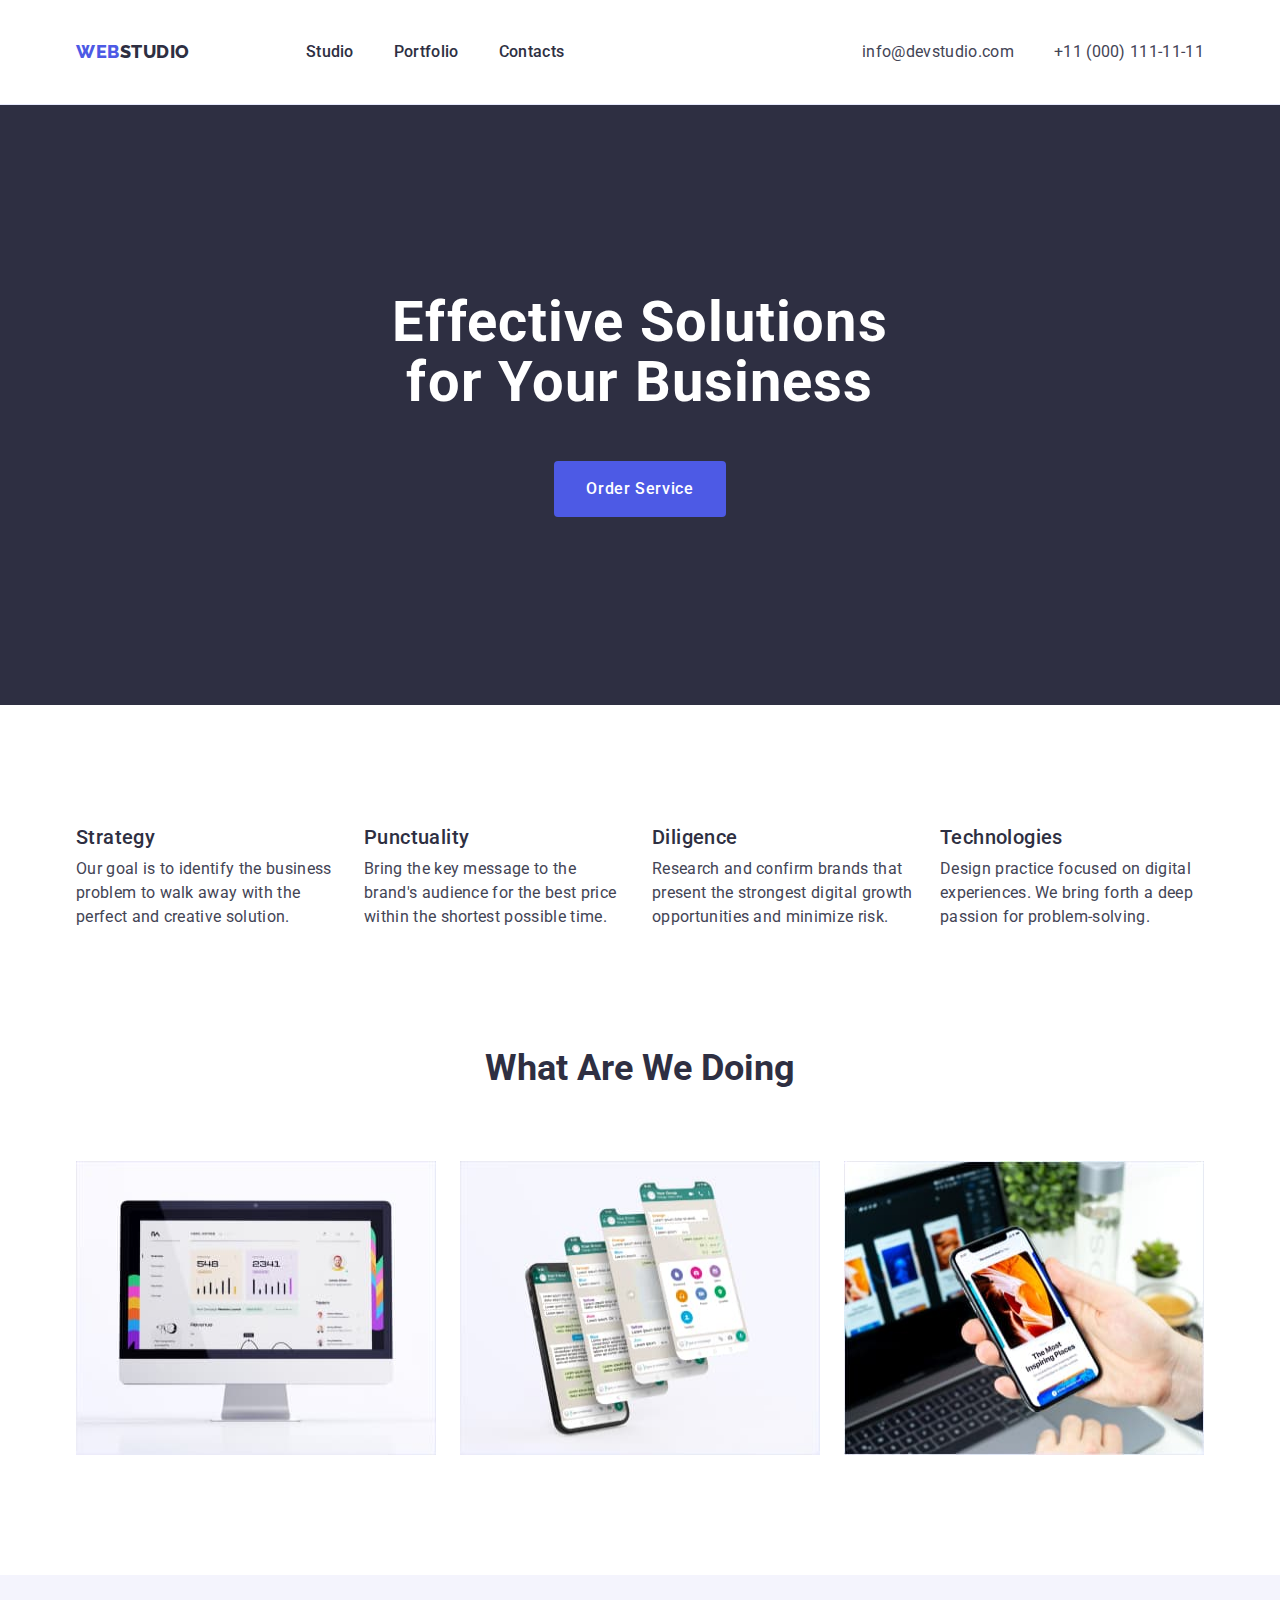
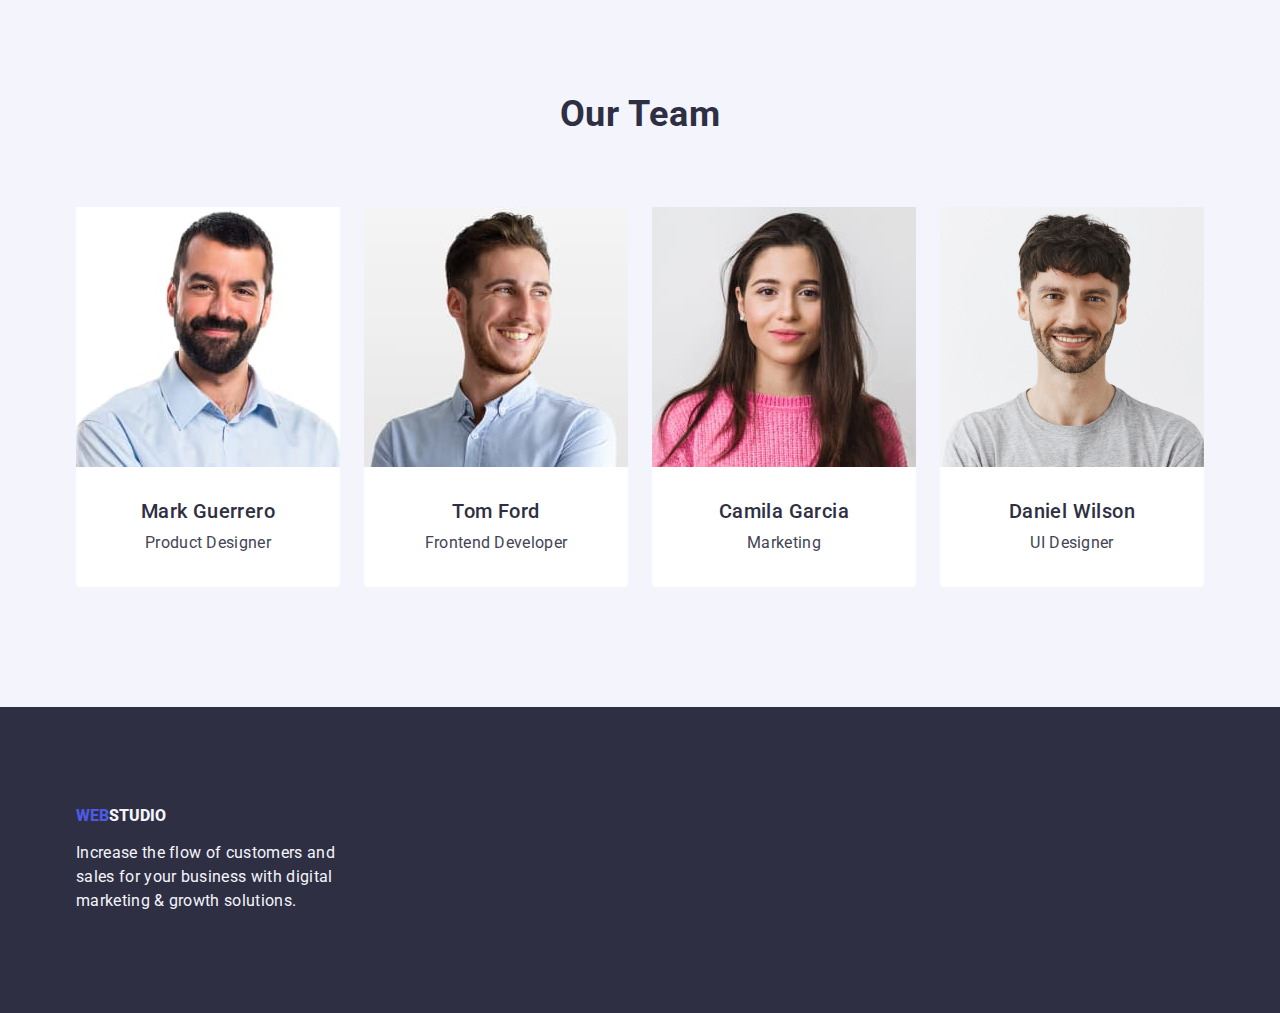
<file: index.html>
<!DOCTYPE html>
<html lang="en">
  <head>
    <meta charset="UTF-8" />
    <meta name="viewport" content="width=device-width, initial-scale=1.0" />
    <link
      rel="stylesheet"
      href="https://cdnjs.cloudflare.com/ajax/libs/modern-normalize/2.0.0/modern-normalize.min.css"
    />
    <link rel="stylesheet" href="css/styles.css" />
    <link rel="preconnect" href="https://fonts.googleapis.com" />
    <link rel="preconnect" href="https://fonts.gstatic.com" />
    <link
      href="https://fonts.googleapis.com/css2?family=Montserrat:wght@400;700&family=Raleway:wght@800&family=Roboto:wght@400;500;700;900&display=swap"
      rel="stylesheet"
    />
    <title>Document</title>
  </head>
  <body>
    <header class="page-header">
      <div class="container page-header-container">
        <nav class="nav-page">
          <a href="./index.html" class="logo-web link"
            >Web<span class="logo-studio link">Studio</span>
          </a>
          <ul class="list-contacts-information">
            <li>
              <a href="./index.html" target="_blank" class="nav-header link"
                >Studio</a
              >
            </li>
            <li>
              <a href="./portfolio.html" target="_blank" class="nav-header link"
                >Portfolio</a
              >
            </li>
            <li>
              <a href="" target="_blank" class="nav-header link">Contacts</a>
            </li>
          </ul>
        </nav>
        <address class="address">
          <ul class="list-contacts-information">
            <li>
              <a
                href="mailto:info@devstudio.com"
                target="_blank"
                class="address-page link"
                >info@devstudio.com</a
              >
            </li>
            <li>
              <a
                href="tel:+110001111111"
                target="_blank"
                class="address-page link"
                >+11 (000) 111-11-11</a
              >
            </li>
          </ul>
        </address>
        <a href=""></a>
      </div>
    </header>
    <main>
      <section class="article">
        <div class="container">
          <h1 class="article-main">Effective Solutions for Your Business</h1>
          <button type="button" class="button-article-order">
            Order Service
          </button>
        </div>
      </section>
      <section class="story-article">
        <div class="container">
          <h2 hidden class="visually-hidden">Our Mind</h2>
          <ul class="list company-theory-list">
            <li class="company-theory-item">
              <h3 class="company-theory">Strategy</h3>
              <p class="explaining-theory">
                Our goal is to identify the business problem to walk away with
                the perfect and creative solution.
              </p>
            </li>
            <li class="company-theory-item">
              <h3 class="company-theory">Punctuality</h3>
              <p class="explaining-theory">
                Bring the key message to the brand's audience for the best price
                within the shortest possible time.
              </p>
            </li>
            <li class="company-theory-item">
              <h3 class="company-theory">Diligence</h3>
              <p class="explaining-theory">
                Research and confirm brands that present the strongest digital
                growth opportunities and minimize risk.
              </p>
            </li>
            <li class="company-theory-item">
              <h3 class="company-theory">Technologies</h3>
              <p class="explaining-theory">
                Design practice focused on digital experiences. We bring forth a
                deep passion for problem-solving.
              </p>
            </li>
          </ul>
        </div>
      </section>

      <section class="what-are-we-doing">
        <div class="container">
          <h2 class="work-picture">What are we doing</h2>
          <ul class="list-section">
            <li class="section-three-image">
              <img
                src="./images/keyboardwork1.jpg"
                alt="keyboard-laptopwork"
                width="360"
                height="294"
              />
            </li>
            <li class="section-three-image">
              <img
                src="./images/laptopwork1.jpg"
                alt="laptop-mobile-work"
                width="360"
                height="294"
              />
            </li>
            <li class="section-three-image">
              <img
                src="./images/tabwork1.jpg"
                alt="tab-color-work"
                width="360"
                height="294"
              />
            </li>
          </ul>
        </div>
      </section>
      <section class="team-people-list">
        <div class="container">
          <h2 class="team-command">Our Team</h2>
          <ul class="list-section">
            <li class="team-member-photo">
              <img
                src="./images/markguerrero.jpg"
                alt="product-designer"
                width="264"
                height="260"
              />
              <div class="team-member-container">
                <h3 class="team-command-name">Mark Guerrero</h3>
                <p class="team-command-paragraph">Product Designer</p>
              </div>
            </li>
            <li class="team-member-photo">
              <img
                src="./images/tomford.jpg"
                alt="frontend-developer"
                width="264"
                height="260"
              />
              <div class="team-member-container">
                <h3 class="team-command-name">Tom Ford</h3>
                <p class="team-command-paragraph">Frontend Developer</p>
              </div>
            </li>
            <li class="team-member-photo">
              <img
                src="./images/camilagarcia.jpg"
                alt="marketing"
                width="264"
                height="260"
              />
              <div class="team-member-container">
                <h3 class="team-command-name">Camila Garcia</h3>
                <p class="team-command-paragraph">Marketing</p>
              </div>
            </li>
            <li class="team-member-photo">
              <img
                src="./images/danielwilson.jpg"
                alt="ui-designer"
                width="264"
                height="260"
              />
              <div class="team-member-container">
                <h3 class="team-command-name">Daniel Wilson</h3>
                <p class="team-command-paragraph">UI Designer</p>
              </div>
            </li>
          </ul>
        </div>
      </section>
    </main>
    <footer class="footer">
      <div class="container">
        <a href="./index.html" class="logo-web-footer link"
          >WEB<span class="logo-studio-footer link">STUDIO</span></a
        >
        <p class="footer-information">
          Increase the flow of customers and sales for your business with
          digital marketing & growth solutions.
        </p>
      </div>
    </footer>
  </body>
</html>
</file>
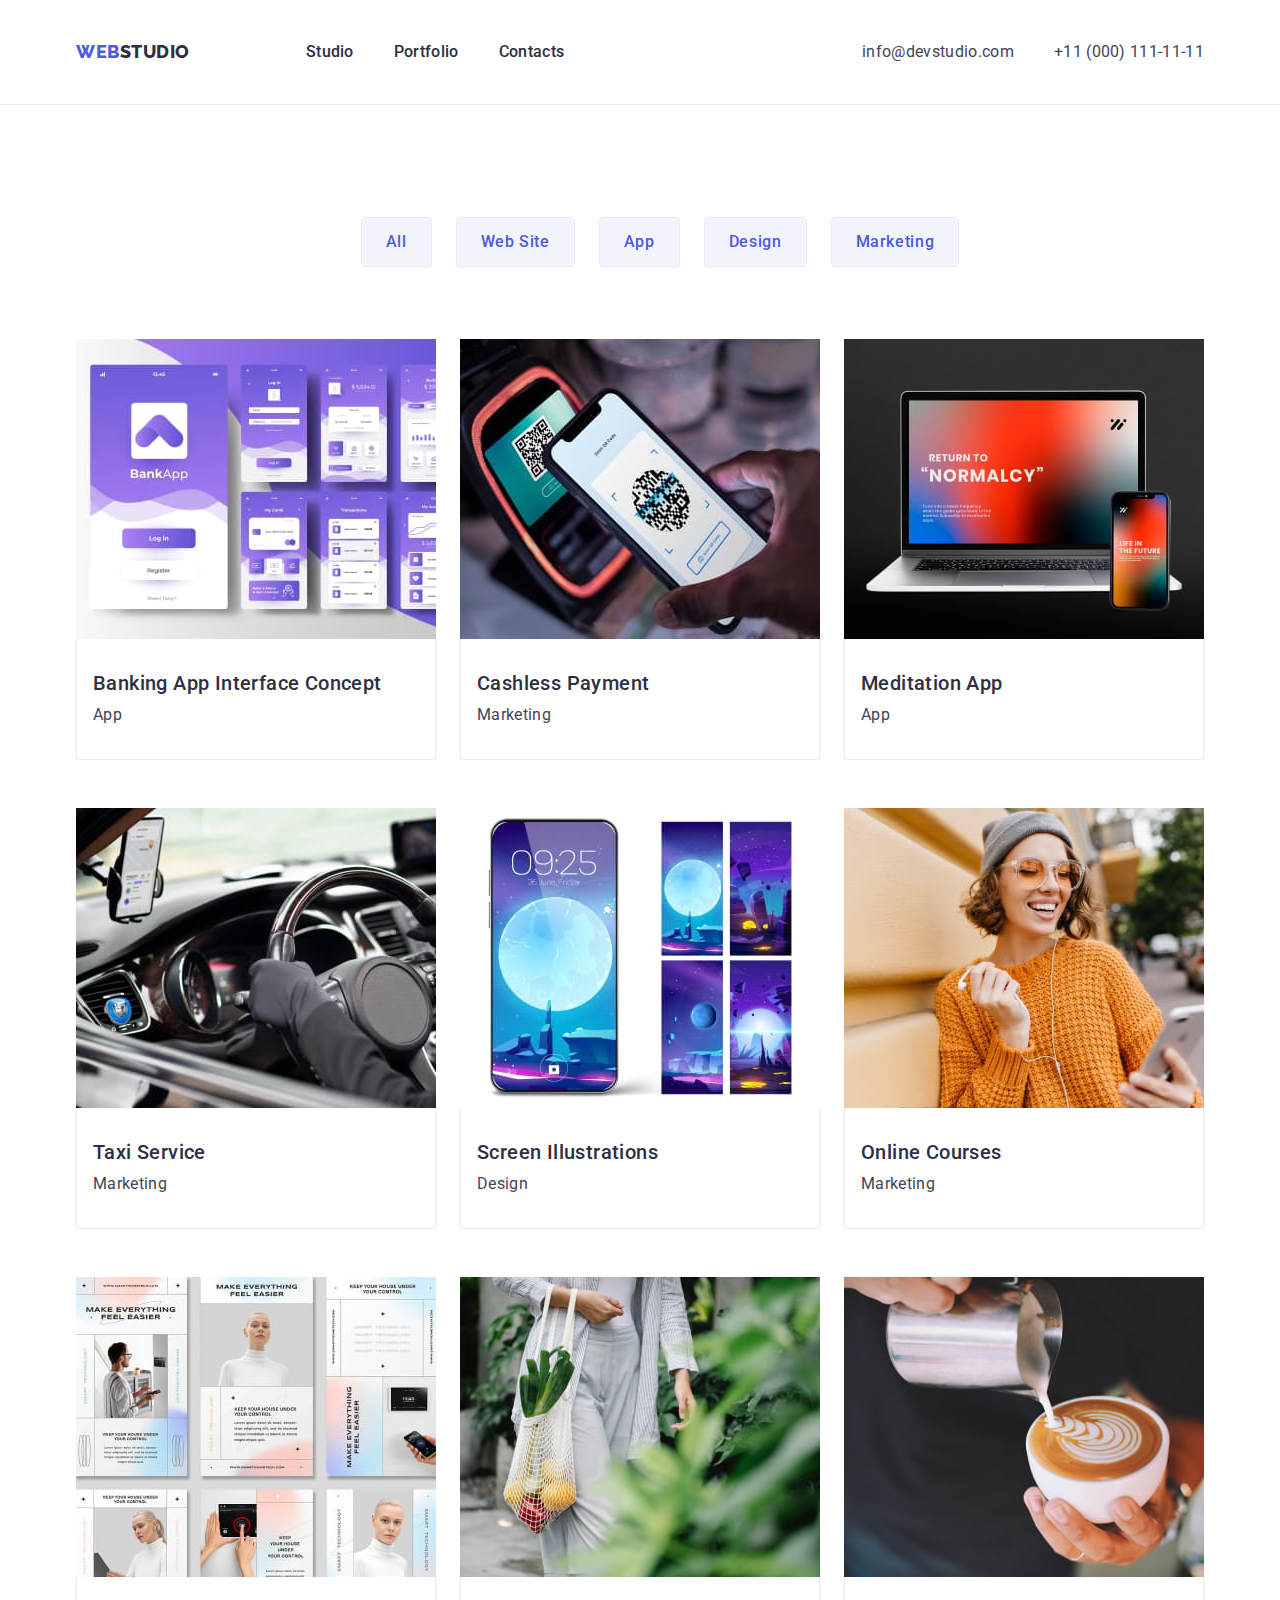
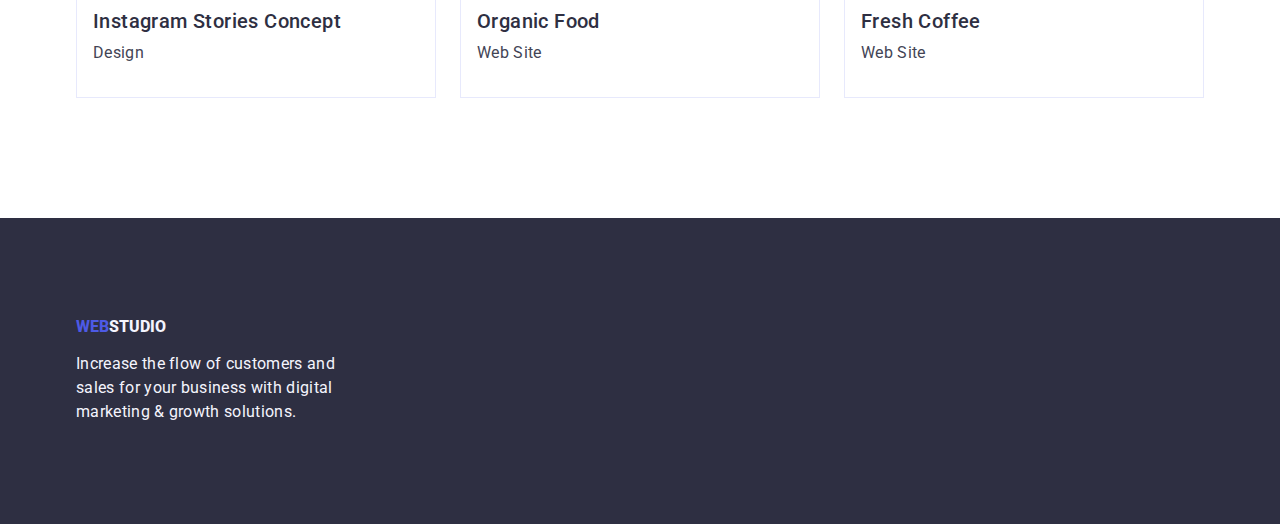
<file: portfolio.html>
<!DOCTYPE html>
<html lang="en">
  <head>
    <meta charset="UTF-8" />
    <meta name="viewport" content="width=device-width, initial-scale=1.0" />
    <link
      rel="stylesheet"
      href="https://cdnjs.cloudflare.com/ajax/libs/modern-normalize/2.0.0/modern-normalize.min.css"
    />
    <link rel="stylesheet" href="css/styles.css" />
    <link rel="preconnect" href="https://fonts.googleapis.com" />
    <link rel="preconnect" href="https://fonts.gstatic.com" />
    <link
      href="https://fonts.googleapis.com/css2?family=Montserrat:wght@400;700&family=Raleway:wght@800&family=Roboto:wght@400;500;700;900&display=swap"
      rel="stylesheet"
    />
    <title>Document</title>
  </head>
  <body>
    <header class="portfolio-header">
      <div class="container page-header-container">
        <nav class="navigation-portfolio-header">
          <a href="./index.html" class="logo-portfolio link"
            >Web<span class="logo-color-changed link">Studio</span></a
          >
          <ul class="list-contacts-information">
            <li>
              <a href="./index.html" target="_blank" class="nav-header link"
                >Studio</a
              >
            </li>
            <li>
              <a href="./portfolio.html" target="_blank" class="nav-header link"
                >Portfolio</a
              >
            </li>
            <li>
              <a href="" target="_blank" class="nav-header link">Contacts</a>
            </li>
          </ul>
        </nav>
        <address class="address">
          <ul class="list-contacts-information">
            <li>
              <a
                href="mailto:info@devstudio.com"
                target="_blank"
                class="address-page link"
                >info@devstudio.com</a
              >
            </li>
            <li>
              <a
                href="tel:+110001111111"
                target="_blank"
                class="address-page link"
                >+11 (000) 111-11-11</a
              >
            </li>
          </ul>
        </address>
        <a href=""></a>
      </div>
    </header>
    <main>
      <section class="main-section-portfolio">
        <div class="container">
          <h1 hidden class="visually-hidden">helloworld</h1>
          <ul class="list-portfolio">
            <li>
              <button type="button" class="button-all-button">All</button>
            </li>
            <li>
              <button type="button" class="button-all-button">Web Site</button>
            </li>
            <li>
              <button type="button" class="button-all-button">App</button>
            </li>
            <li>
              <button type="button" class="button-all-button">Design</button>
            </li>
            <li>
              <button type="button" class="button-all-button">Marketing</button>
            </li>
          </ul>
          <ul class="list-portfolio-two">
            <li class="portfolio-images-list">
              <a href="#" target="_blank" class="link">
                <img
                  src="./images/bankingappconcept.jpg"
                  alt="appinterface"
                  width="360"
                  height="300"
                />
                <div class="portfolio-div-images">
                  <h2 class="company-theory">Banking App Interface Concept</h2>
                  <p class="explaining-theory">App</p>
                </div>
              </a>
            </li>
            <li class="portfolio-images-list">
              <a href="#" target="_blank" class="link">
                <img
                  src="./images/cashlesspayment.jpg"
                  alt="mobileqrcode"
                  width="360"
                  height="300"
                />
                <div class="portfolio-div-images">
                  <h2 class="company-theory">Cashless Payment</h2>
                  <p class="explaining-theory">Marketing</p>
                </div>
              </a>
            </li>
            <li class="portfolio-images-list">
              <a href="#" target="_blank" class="link">
                <img
                  src="./images/meditationapp.jpg"
                  alt="laptopmobilescreen"
                  width="360"
                  height="300"
                />
                <div class="portfolio-div-images">
                  <h2 class="company-theory">Meditation App</h2>
                  <p class="explaining-theory">App</p>
                </div>
              </a>
            </li>
            <li class="portfolio-images-list">
              <a href="#" target="_blank" class="link">
                <img
                  src="./images/taxiservice.jpg"
                  alt="cardrive"
                  width="360"
                  height="300"
                />
                <div class="portfolio-div-images">
                  <h2 class="company-theory">Taxi Service</h2>
                  <p class="explaining-theory">Marketing</p>
                </div>
              </a>
            </li>
            <li class="portfolio-images-list">
              <a href="#" target="_blank" class="link">
                <img
                  src="./images/screenilustrations.jpg"
                  alt="twomobile"
                  width="360"
                  height="300"
                />
                <div class="portfolio-div-images">
                  <h2 class="company-theory">Screen Illustrations</h2>
                  <p class="explaining-theory">Design</p>
                </div>
              </a>
            </li>
            <li class="portfolio-images-list">
              <a href="#" target="_blank" class="link">
                <img
                  src="./images/onlinecourses.jpg"
                  alt="womaninorangesweater"
                  width="360"
                  height="300"
                />
                <div class="portfolio-div-images">
                  <h2 class="company-theory">Online Courses</h2>
                  <p class="explaining-theory">Marketing</p>
                </div>
              </a>
            </li>

            <li class="portfolio-images-list">
              <a href="#" target="_blank" class="link">
                <img
                  src="./images/instagramstoriesconcept.jpg"
                  alt="storiesconcept"
                  width="360"
                  height="300"
                />
                <div class="portfolio-div-images">
                  <h2 class="company-theory">Instagram Stories Concept</h2>
                  <p class="explaining-theory">Design</p>
                </div>
              </a>
            </li>
            <li class="portfolio-images-list">
              <a href="#" target="_blank" class="link">
                <img
                  src="./images/organicfood.jpg"
                  alt="womanwithpacket"
                  width="360"
                  height="300"
                />
                <div class="portfolio-div-images">
                  <h2 class="company-theory">Organic Food</h2>
                  <p class="explaining-theory">Web Site</p>
                </div>
              </a>
            </li>
            <li class="portfolio-images-list">
              <a href="#" target="_blank" class="link">
                <img
                  src="./images/freshcoffee.jpg"
                  alt="cupofcoffee"
                  width="360"
                  height="300"
                />
                <div class="portfolio-div-images">
                  <h2 class="company-theory">Fresh Coffee</h2>
                  <p class="explaining-theory">Web Site</p>
                </div>
              </a>
            </li>
          </ul>
        </div>
      </section>
    </main>
    <footer class="footer">
      <div class="container">
        <a href="./index.html" class="logo-web-footer link"
          >Web<span class="logo-studio-footer link">Studio</span></a
        >
        <p class="footer-information">
          Increase the flow of customers and sales for your business with
          digital marketing & growth solutions.
        </p>
      </div>
    </footer>
  </body>
</html>
</file>
<file: css/styles.css>
@import url("https://fonts.googleapis.com/css2?family=Montserrat:wght@400;700&family=Raleway:wght@800&family=Roboto:wght@400;500;700;900&display=swap");

@import url("https://fonts.googleapis.com/css2?family=Montserrat:wght@400;700&family=Raleway:wght@800&family=Roboto:wght@400;500;700;900&display=swap");

/*---visually hidden----*/
/*.visually-hidden {
  position: absolute;
  width: 1px;
  height: 1px;
  margin: -1px;
  border: 0;
  padding: 0;
  white-space: nowrap;
  clip-path: inset(100%);
  clip: rect(0 0 0 0);
  overflow: hidden;
}
*/

.container {
  width: 1158px;
  padding-left: 15px;
  padding-right: 15px;
  margin: 0 auto;
}

/* body */
body {
  font-family: "Roboto", sans-serif;
  color: #434455;
  background-color: #ffffff;
}

h1,
h2,
h3,
h4,
h5,
h6,
p {
  margin-top: 0;
  margin-bottom: 0;
}

.ul,
li {
  margin-top: 0;
  margin-bottom: 0;
  padding-left: 0;
}

img {
  display: block;
}

:root {
  --primary_brand: #4d5ae5;
  --pressed-state: #404bbf;
  --dark: #2e2f42;
  --success: #31d0aa;
  --text: #434455;
  --subtle-text: #8e8f99;
  --accent: #e7e9fc;
  --light: #f4f4fd;
  --modal-overlay: #2e2f42;
  --hero-background: #2e2f42;
  --white-background: #ffffff;
  --modal-background: #fcfcfc;
}

/*-- header navigation --*/
.page-header {
  border-bottom: 1px solid #e7e9fc;
}

.page-header-container {
  display: flex;
}

.nav-page {
  background-color: #ffffff;
  text-decoration: none;
  display: flex;
  align-items: center;
}

.logo-web {
  color: var(--primary_brand);
  font-size: 18px;
  text-transform: uppercase;
  font-family: "Raleway", sans-serif;
  font-weight: 800;
  line-height: 1.17;
  letter-spacing: 0.03em;
  margin-right: 76px;
}

.logo-studio {
  font-family: "Raleway", sans-serif;
  color: var(--dark);
  font-size: 18px;
  font-weight: 800;
  line-height: 1.1666;
  letter-spacing: 0.54px;
  text-transform: uppercase;
}

.list-contacts-information {
  list-style: none;
  display: flex;
  gap: 40px;
}

.list {
  margin: 0;
  padding: 0;
  list-style: none;
}

.nav-header {
  font-weight: 500;
  font-size: 16px;
  line-height: 1.5;
  letter-spacing: 0.02em;
  color: #2e2f42;
  padding: 24px 0;
  display: inline-block;
}

.nav-header:hover,
.nav-header:focus {
  color: #404bbf;
}

.link {
  text-decoration: none;
}

/*-- header address--*/
.address {
  font-style: normal;
  margin-left: auto;
  display: inline-block;
  padding: 24px 0;
}

.address-page {
  line-height: 1.5;
  letter-spacing: 0.02em;
  color: #434455;
  text-decoration: none;
}

.address-page:hover,
.address-page:focus {
  color: #404bbf;
}

/*-- main section1--*/
.article {
  background-color: #2e2f42;
  padding: 188px 0;
}

.article-main {
  font-size: 56px;
  line-height: 1.07;
  text-align: center;
  letter-spacing: 0.02em;
  color: #ffffff;
  max-width: 496px;
  margin: 0 auto 48px;
}

.button-article-order {
  background-color: #4d5ae5;
  font-family: "Roboto", sans-serif;
  font-weight: 500;
  font-size: 16px;
  line-height: 1.5;
  letter-spacing: 0.04em;
  color: #ffffff;
  cursor: pointer;
  display: block;
  min-width: 169px;
  height: 56px;
  border: none;
  border-radius: 4px;
  margin: 0 auto;
  padding: 16px 32px;
}

.button-article-order:hover,
.button-article-order:focus {
  background-color: #404bbf;
}

/*-- main section2--*/
.story-article {
  padding-top: 120px;
  padding-bottom: 0px;
}

.visually-hidden {
  position: absolute;
  width: 1px;
  height: 1px;
  margin: -1px;
  border: 0;
  padding: 0;
  white-space: nowrap;
  clip-path: inset(100%);
  clip: rect(0 0 0 0);
  overflow: hidden;
}

.company-theory {
  font-weight: 500;
  font-size: 20px;
  line-height: 1.2;
  letter-spacing: 0.02em;
  color: #2e2f42;
  margin-bottom: 8px;
}

.company-theory-list {
  gap: 24px;
  padding: 0;
  margin: 0;
  display: flex;
}

.company-theory-item {
  width: calc((100% - 72px) / 4);
}

.explaining-theory {
  line-height: 1.5;
  letter-spacing: 0.02em;
  color: #434455;
}

/*--main section3--*/
.what-are-we-doing {
  padding-bottom: 120px;
  padding-top: 120px;
}

.work-picture {
  font-size: 36px;
  line-height: 1.11;
  text-align: center;
  text-transform: capitalize;
  color: #2e2f42;
  margin-bottom: 72px;
}

.list-section {
  gap: 24px;
  display: flex;
  padding: 0;
  margin: 0;
  list-style: none;
}

.section-three-image {
  width: calc((100% - 48px) / 3);
}

/*--mail section4--*/
.team-people-list {
  background-color: #f4f4fd;
  padding: 120px 0;
}

.team-command {
  font-size: 36px;
  line-height: 1.11;
  text-align: center;
  letter-spacing: 0.02em;
  text-transform: capitalize;
  color: #2e2f42;
  margin-bottom: 72px;
}

.team-member-photo {
  background-color: #ffffff;
  border-radius: 0px 0px 4px 4px;
  width: calc((100% - 72px) / 4);
}

.team-member-container {
  padding: 32px 0;
}

.team-command-name {
  font-weight: 500;
  font-size: 20px;
  line-height: 1.2;
  letter-spacing: 0.02em;
  color: #2e2f42;
  text-align: center;
  margin-bottom: 8px;
}

.team-command-paragraph {
  font-size: 16px;
  line-height: 1.5;
  letter-spacing: 0.02em;
  color: #434455;
  text-align: center;
}

/*--- footer---*/
.footer {
  background-color: #2e2f42;
  padding: 100px 0;
}

.logo-web-footer {
  margin-bottom: 16px;
  display: inline-block;
  color: #4d5ae5;
  text-transform: uppercase;
  font-weight: 800;
}

.footer-information {
  line-height: 1.5;
  color: #f4f4fd;
  letter-spacing: 0.02em;
  width: 264px;
  font-weight: 400;
}

.logo-studio-footer {
  color: #f4f4fd;
  text-transform: uppercase;
}

/*---portfolio---*/
/*---header nav---*/

.logo-portfolio {
  font-family: "Raleway", sans-serif;
  font-weight: 800;
  font-size: 18px;
  line-height: 1.17;
  letter-spacing: 0.03em;
  text-transform: uppercase;
  color: #4d5ae5;
  margin-right: 76px;
}

.logo-color-changed {
  color: #2e2f42;
}

.portfolio-header {
  border-bottom: 1px solid #e7e9fc;
  display: flex;
}

.navigation-portfolio-header {
  display: flex;
  align-items: center;
}

/*---main---*/
.button-all-button {
  font-family: "Roboto", sans-serif;
  font-weight: 500;
  font-size: 16px;
  line-height: 1.5;
  letter-spacing: 0.04em;
  color: #4d5ae5;
  background-color: #f4f4fd;
  cursor: pointer;
  padding: 12px 24px;
  border: 1px solid #e7e9fc;
  border-radius: 4px;
}

.button-all-button:hover,
.button-all-button:focus {
  color: #ffffff;
  border: 1px solid transparent;
}

.button-all-button:hover,
.button-all-button:focus {
  background-color: #404bbf;
}

.main-section-portfolio {
  padding-top: 96px;
  padding-bottom: 120px;
}

.list-portfolio {
  display: flex;
  justify-content: center;
  gap: 24px;
  margin-bottom: 72px;
  list-style: none;
}

/*---.container-portfolio {
  display: flex;
  width: 1158px;
  margin: 0 auto;
  padding: 0 15px;
}--*/

.list-portfolio-two {
  display: flex;
  flex-wrap: wrap;
  column-gap: 24px;
  row-gap: 48px;
  padding: 0;
  margin: 0;
  list-style: none;
}

.portfolio-images-list {
  width: calc((100% - 48px) / 3);
}

.portfolio-div-images {
  padding: 32px 16px;
  border: 1px solid #e7e9fc;
  border-top: none;
}
</file>
